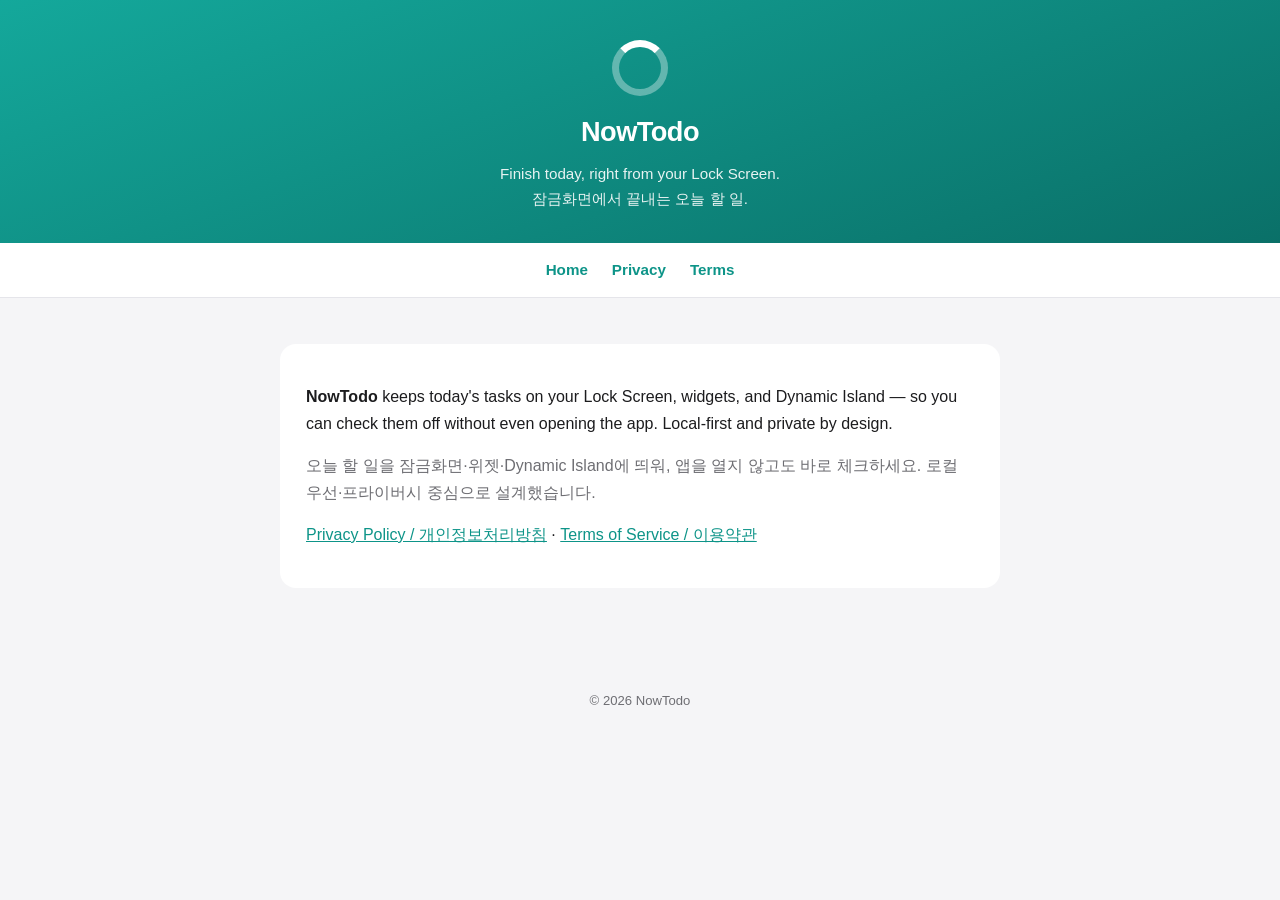
<file: index.html>
<!DOCTYPE html>
<html lang="en">
<head>
<meta charset="utf-8">
<meta name="viewport" content="width=device-width, initial-scale=1">
<title>NowTodo</title>
<link rel="stylesheet" href="style.css">
</head>
<body>
<header>
  <div class="ring"></div>
  <h1>NowTodo</h1>
  <p>Finish today, right from your Lock Screen.<br>잠금화면에서 끝내는 오늘 할 일.</p>
</header>
<nav><a href="index.html">Home</a><a href="privacy.html">Privacy</a><a href="terms.html">Terms</a></nav>
<main>
  <div class="card">
    <p><strong>NowTodo</strong> keeps today's tasks on your Lock Screen, widgets, and Dynamic Island — so you can check them off without even opening the app. Local-first and private by design.</p>
    <p class="muted">오늘 할 일을 잠금화면·위젯·Dynamic Island에 띄워, 앱을 열지 않고도 바로 체크하세요. 로컬 우선·프라이버시 중심으로 설계했습니다.</p>
    <p><a href="privacy.html">Privacy Policy / 개인정보처리방침</a> · <a href="terms.html">Terms of Service / 이용약관</a></p>
  </div>
</main>
<footer>© 2026 NowTodo</footer>
</body>
</html>
</file>
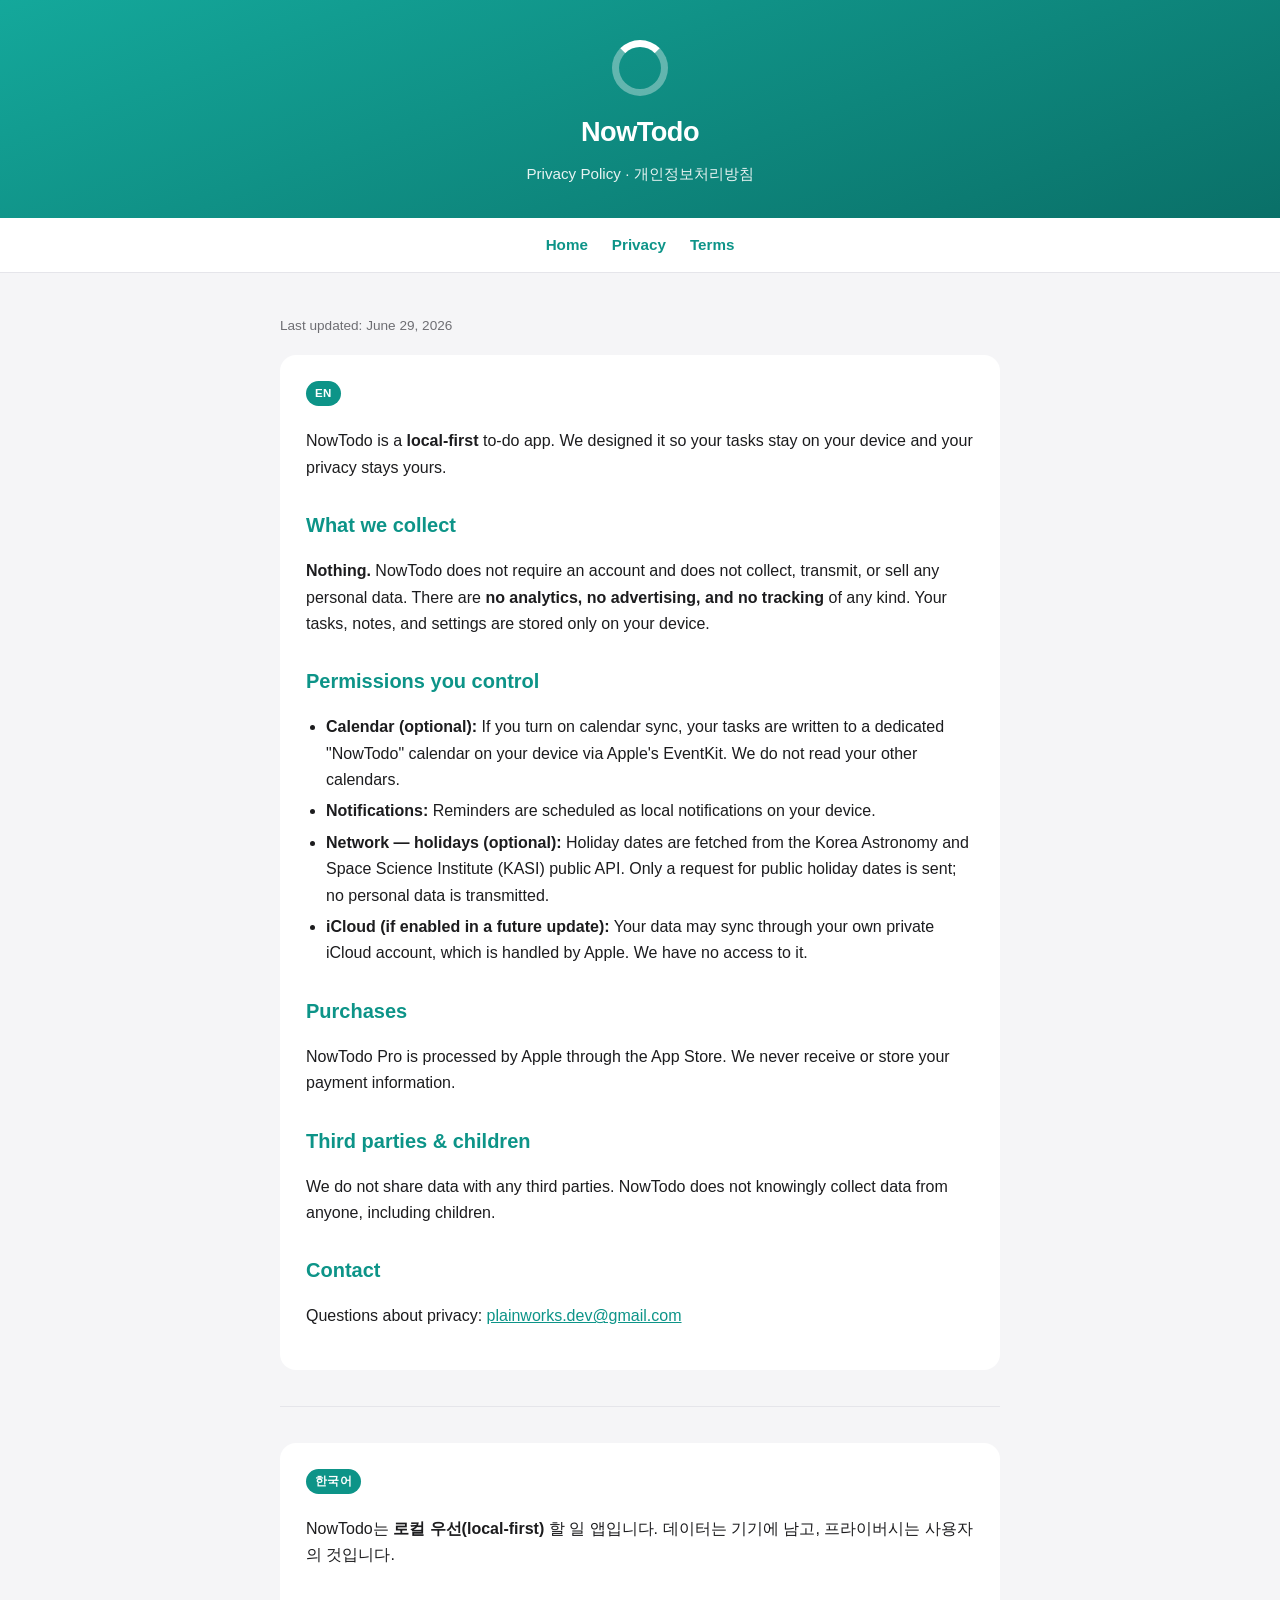
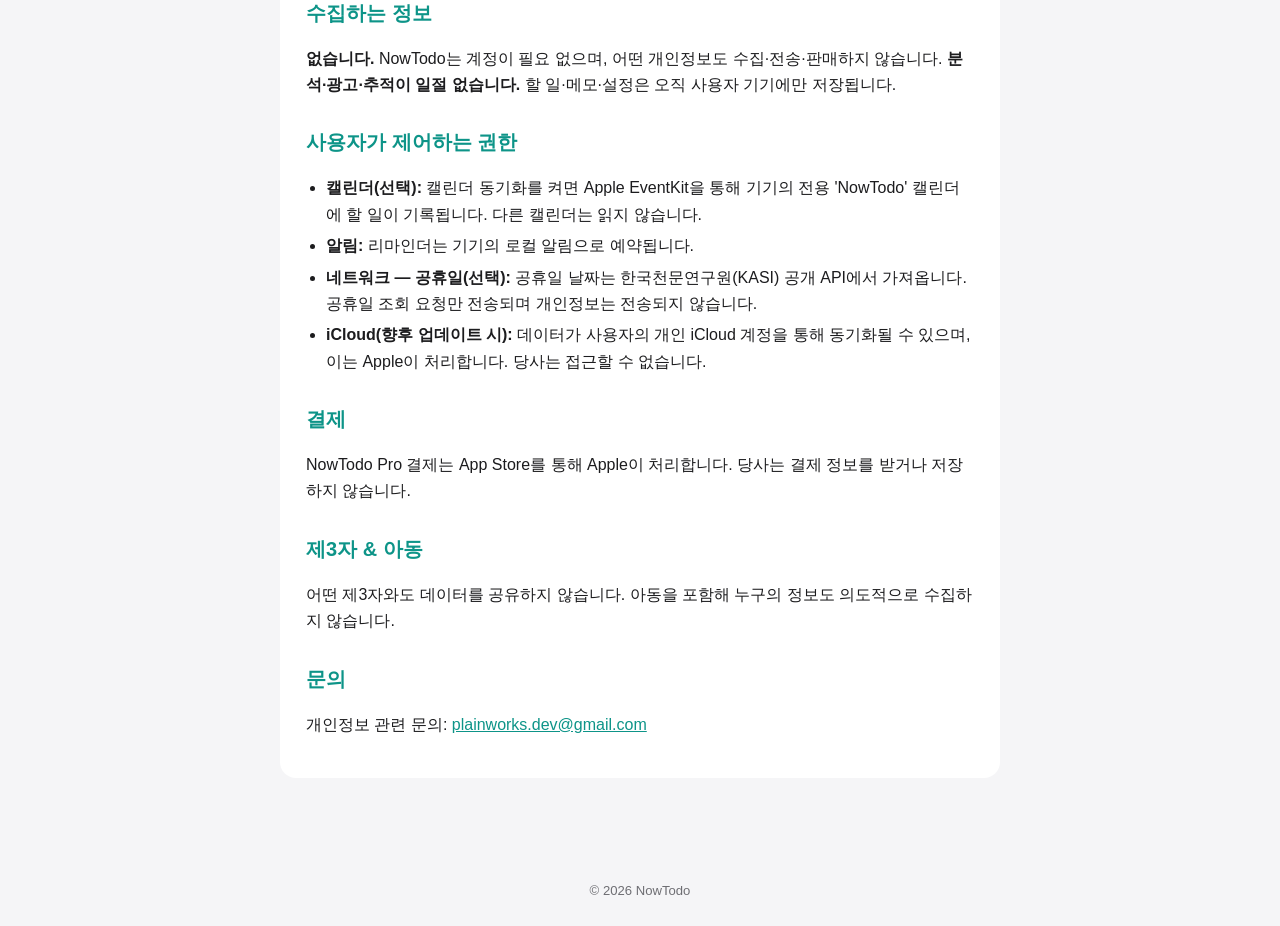
<file: privacy.html>
<!DOCTYPE html>
<html lang="en">
<head>
<meta charset="utf-8">
<meta name="viewport" content="width=device-width, initial-scale=1">
<title>NowTodo — Privacy Policy</title>
<link rel="stylesheet" href="style.css">
</head>
<body>
<header>
  <div class="ring"></div>
  <h1>NowTodo</h1>
  <p>Privacy Policy · 개인정보처리방침</p>
</header>
<nav><a href="index.html">Home</a><a href="privacy.html">Privacy</a><a href="terms.html">Terms</a></nav>
<main>

  <p class="updated">Last updated: June 29, 2026</p>

  <div class="card">
  <span class="lang-tag">EN</span>
  <p>NowTodo is a <strong>local-first</strong> to-do app. We designed it so your tasks stay on your device and your privacy stays yours.</p>

  <h2>What we collect</h2>
  <p><strong>Nothing.</strong> NowTodo does not require an account and does not collect, transmit, or sell any personal data. There are <strong>no analytics, no advertising, and no tracking</strong> of any kind. Your tasks, notes, and settings are stored only on your device.</p>

  <h2>Permissions you control</h2>
  <ul>
    <li><strong>Calendar (optional):</strong> If you turn on calendar sync, your tasks are written to a dedicated "NowTodo" calendar on your device via Apple's EventKit. We do not read your other calendars.</li>
    <li><strong>Notifications:</strong> Reminders are scheduled as local notifications on your device.</li>
    <li><strong>Network — holidays (optional):</strong> Holiday dates are fetched from the Korea Astronomy and Space Science Institute (KASI) public API. Only a request for public holiday dates is sent; no personal data is transmitted.</li>
    <li><strong>iCloud (if enabled in a future update):</strong> Your data may sync through your own private iCloud account, which is handled by Apple. We have no access to it.</li>
  </ul>

  <h2>Purchases</h2>
  <p>NowTodo Pro is processed by Apple through the App Store. We never receive or store your payment information.</p>

  <h2>Third parties &amp; children</h2>
  <p>We do not share data with any third parties. NowTodo does not knowingly collect data from anyone, including children.</p>

  <h2>Contact</h2>
  <p>Questions about privacy: <a href="mailto:plainworks.dev@gmail.com">plainworks.dev@gmail.com</a></p>
  </div>

  <hr>

  <div class="card">
  <span class="lang-tag">한국어</span>
  <p>NowTodo는 <strong>로컬 우선(local-first)</strong> 할 일 앱입니다. 데이터는 기기에 남고, 프라이버시는 사용자의 것입니다.</p>

  <h2>수집하는 정보</h2>
  <p><strong>없습니다.</strong> NowTodo는 계정이 필요 없으며, 어떤 개인정보도 수집·전송·판매하지 않습니다. <strong>분석·광고·추적이 일절 없습니다.</strong> 할 일·메모·설정은 오직 사용자 기기에만 저장됩니다.</p>

  <h2>사용자가 제어하는 권한</h2>
  <ul>
    <li><strong>캘린더(선택):</strong> 캘린더 동기화를 켜면 Apple EventKit을 통해 기기의 전용 'NowTodo' 캘린더에 할 일이 기록됩니다. 다른 캘린더는 읽지 않습니다.</li>
    <li><strong>알림:</strong> 리마인더는 기기의 로컬 알림으로 예약됩니다.</li>
    <li><strong>네트워크 — 공휴일(선택):</strong> 공휴일 날짜는 한국천문연구원(KASI) 공개 API에서 가져옵니다. 공휴일 조회 요청만 전송되며 개인정보는 전송되지 않습니다.</li>
    <li><strong>iCloud(향후 업데이트 시):</strong> 데이터가 사용자의 개인 iCloud 계정을 통해 동기화될 수 있으며, 이는 Apple이 처리합니다. 당사는 접근할 수 없습니다.</li>
  </ul>

  <h2>결제</h2>
  <p>NowTodo Pro 결제는 App Store를 통해 Apple이 처리합니다. 당사는 결제 정보를 받거나 저장하지 않습니다.</p>

  <h2>제3자 &amp; 아동</h2>
  <p>어떤 제3자와도 데이터를 공유하지 않습니다. 아동을 포함해 누구의 정보도 의도적으로 수집하지 않습니다.</p>

  <h2>문의</h2>
  <p>개인정보 관련 문의: <a href="mailto:plainworks.dev@gmail.com">plainworks.dev@gmail.com</a></p>
  </div>

</main>
<footer>© 2026 NowTodo</footer>
</body>
</html>
</file>
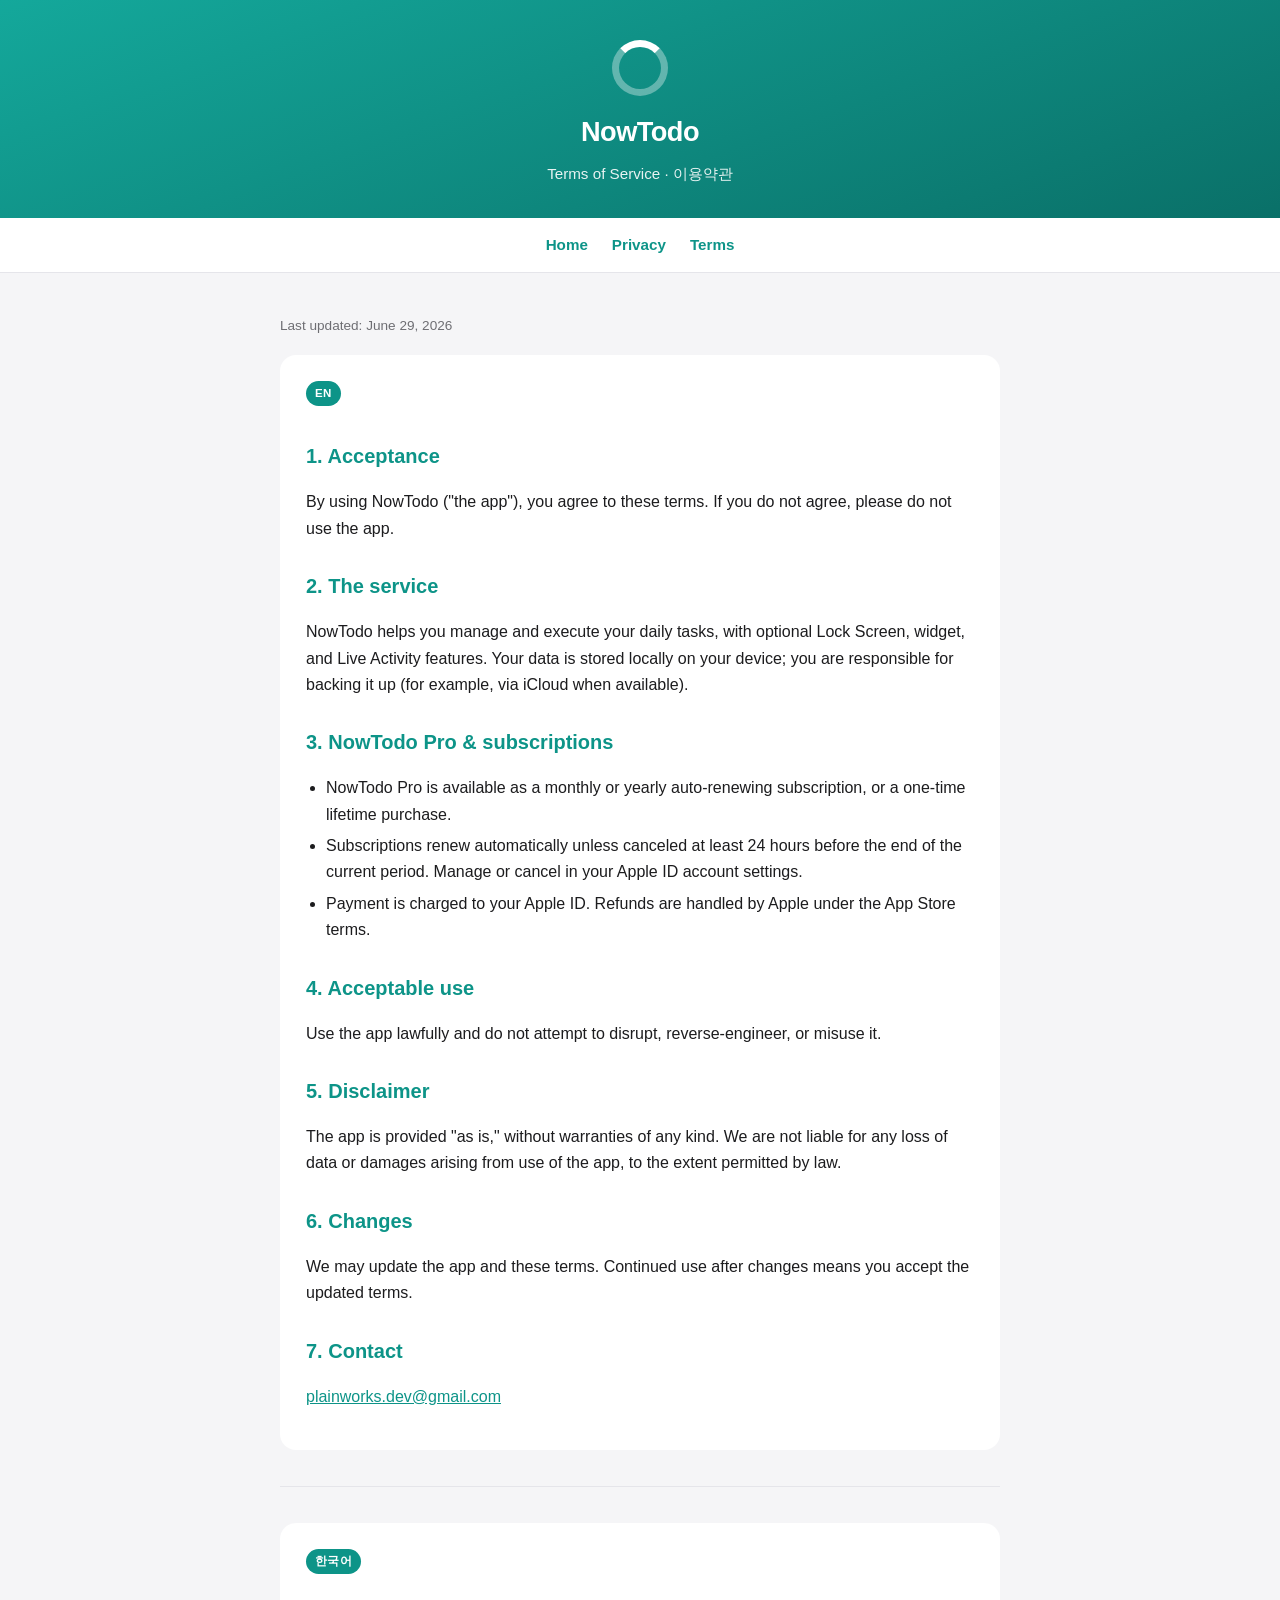
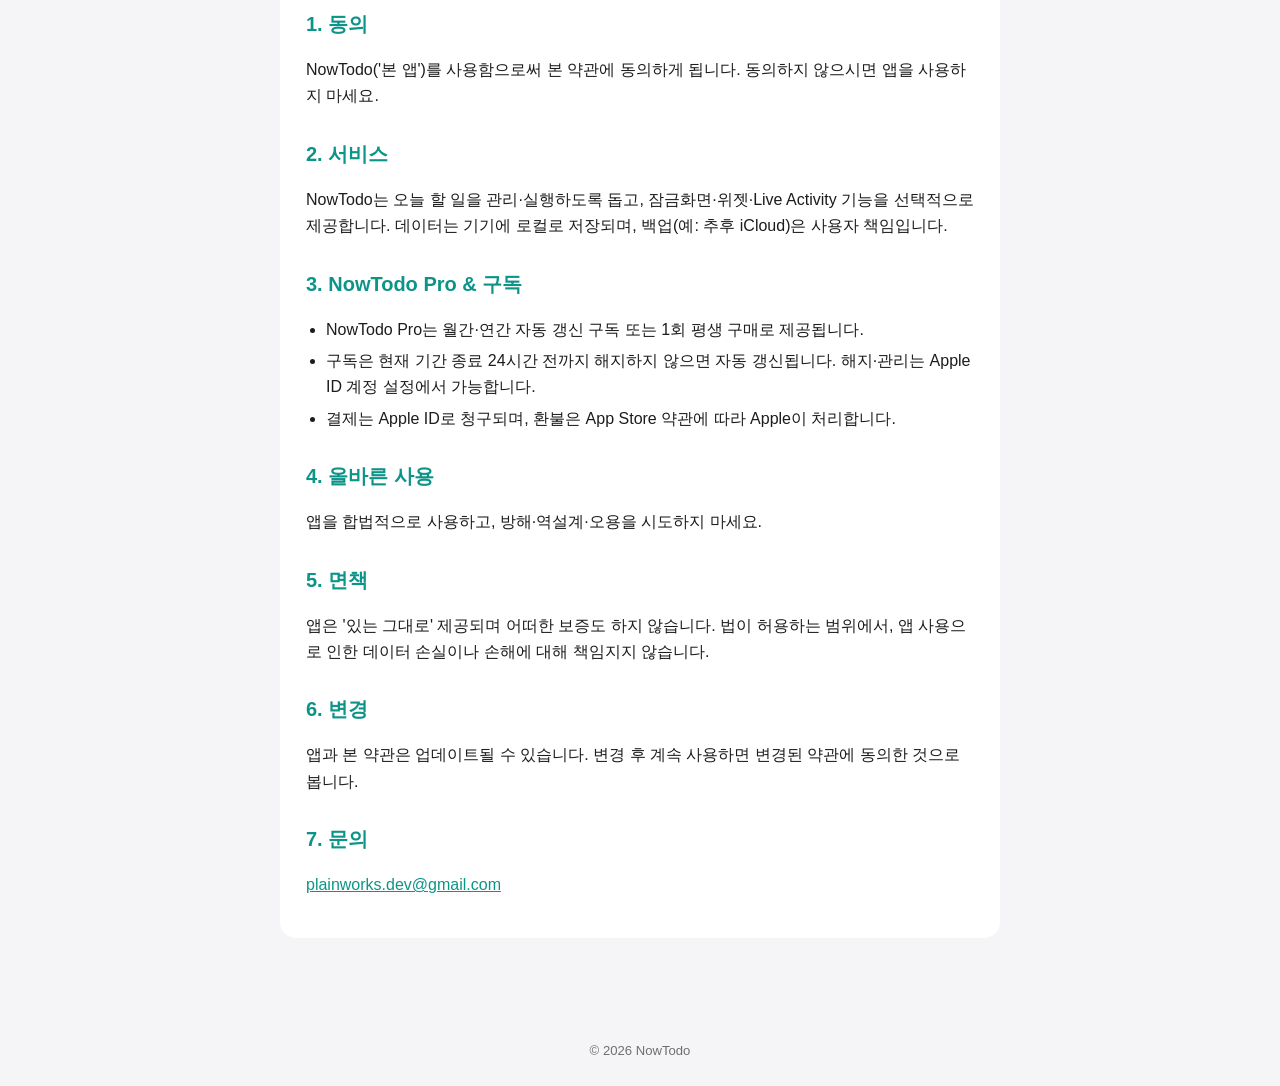
<file: terms.html>
<!DOCTYPE html>
<html lang="en">
<head>
<meta charset="utf-8">
<meta name="viewport" content="width=device-width, initial-scale=1">
<title>NowTodo — Terms of Service</title>
<link rel="stylesheet" href="style.css">
</head>
<body>
<header>
  <div class="ring"></div>
  <h1>NowTodo</h1>
  <p>Terms of Service · 이용약관</p>
</header>
<nav><a href="index.html">Home</a><a href="privacy.html">Privacy</a><a href="terms.html">Terms</a></nav>
<main>

  <p class="updated">Last updated: June 29, 2026</p>

  <div class="card">
  <span class="lang-tag">EN</span>

  <h2>1. Acceptance</h2>
  <p>By using NowTodo ("the app"), you agree to these terms. If you do not agree, please do not use the app.</p>

  <h2>2. The service</h2>
  <p>NowTodo helps you manage and execute your daily tasks, with optional Lock Screen, widget, and Live Activity features. Your data is stored locally on your device; you are responsible for backing it up (for example, via iCloud when available).</p>

  <h2>3. NowTodo Pro &amp; subscriptions</h2>
  <ul>
    <li>NowTodo Pro is available as a monthly or yearly auto-renewing subscription, or a one-time lifetime purchase.</li>
    <li>Subscriptions renew automatically unless canceled at least 24 hours before the end of the current period. Manage or cancel in your Apple ID account settings.</li>
    <li>Payment is charged to your Apple ID. Refunds are handled by Apple under the App Store terms.</li>
  </ul>

  <h2>4. Acceptable use</h2>
  <p>Use the app lawfully and do not attempt to disrupt, reverse-engineer, or misuse it.</p>

  <h2>5. Disclaimer</h2>
  <p>The app is provided "as is," without warranties of any kind. We are not liable for any loss of data or damages arising from use of the app, to the extent permitted by law.</p>

  <h2>6. Changes</h2>
  <p>We may update the app and these terms. Continued use after changes means you accept the updated terms.</p>

  <h2>7. Contact</h2>
  <p><a href="mailto:plainworks.dev@gmail.com">plainworks.dev@gmail.com</a></p>
  </div>

  <hr>

  <div class="card">
  <span class="lang-tag">한국어</span>

  <h2>1. 동의</h2>
  <p>NowTodo('본 앱')를 사용함으로써 본 약관에 동의하게 됩니다. 동의하지 않으시면 앱을 사용하지 마세요.</p>

  <h2>2. 서비스</h2>
  <p>NowTodo는 오늘 할 일을 관리·실행하도록 돕고, 잠금화면·위젯·Live Activity 기능을 선택적으로 제공합니다. 데이터는 기기에 로컬로 저장되며, 백업(예: 추후 iCloud)은 사용자 책임입니다.</p>

  <h2>3. NowTodo Pro &amp; 구독</h2>
  <ul>
    <li>NowTodo Pro는 월간·연간 자동 갱신 구독 또는 1회 평생 구매로 제공됩니다.</li>
    <li>구독은 현재 기간 종료 24시간 전까지 해지하지 않으면 자동 갱신됩니다. 해지·관리는 Apple ID 계정 설정에서 가능합니다.</li>
    <li>결제는 Apple ID로 청구되며, 환불은 App Store 약관에 따라 Apple이 처리합니다.</li>
  </ul>

  <h2>4. 올바른 사용</h2>
  <p>앱을 합법적으로 사용하고, 방해·역설계·오용을 시도하지 마세요.</p>

  <h2>5. 면책</h2>
  <p>앱은 '있는 그대로' 제공되며 어떠한 보증도 하지 않습니다. 법이 허용하는 범위에서, 앱 사용으로 인한 데이터 손실이나 손해에 대해 책임지지 않습니다.</p>

  <h2>6. 변경</h2>
  <p>앱과 본 약관은 업데이트될 수 있습니다. 변경 후 계속 사용하면 변경된 약관에 동의한 것으로 봅니다.</p>

  <h2>7. 문의</h2>
  <p><a href="mailto:plainworks.dev@gmail.com">plainworks.dev@gmail.com</a></p>
  </div>

</main>
<footer>© 2026 NowTodo</footer>
</body>
</html>
</file>
<file: style.css>
:root { --brand: #0D9488; --bg: #f5f5f7; --card: #ffffff; --text: #1c1c1e; --muted: #6e6e73; }
* { box-sizing: border-box; }
body { margin: 0; background: var(--bg); color: var(--text);
  font-family: -apple-system, BlinkMacSystemFont, "Segoe UI", "Apple SD Gothic Neo", Roboto, sans-serif;
  line-height: 1.65; }
header { background: linear-gradient(160deg, #14A89B, #0A7068); color: #fff; padding: 40px 20px 32px; text-align: center; }
header .ring { width: 56px; height: 56px; border: 7px solid rgba(255,255,255,.35); border-top-color: #fff;
  border-radius: 50%; margin: 0 auto 14px; }
header h1 { margin: 0; font-size: 1.7rem; letter-spacing: -.02em; }
header p { margin: 6px 0 0; opacity: .9; font-size: .95rem; }
nav { text-align: center; padding: 14px; background: var(--card); border-bottom: 1px solid #e5e5ea; }
nav a { color: var(--brand); text-decoration: none; margin: 0 12px; font-weight: 600; font-size: .95rem; }
main { max-width: 760px; margin: 0 auto; padding: 28px 20px 60px; }
.card { background: var(--card); border-radius: 16px; padding: 24px 26px; margin: 18px 0; }
h2 { color: var(--brand); font-size: 1.25rem; margin: 28px 0 10px; }
h3 { font-size: 1.02rem; margin: 18px 0 4px; }
.lang-tag { display: inline-block; font-size: .72rem; font-weight: 700; color: #fff; background: var(--brand);
  padding: 3px 9px; border-radius: 20px; margin-bottom: 6px; letter-spacing: .03em; }
.muted { color: var(--muted); }
.updated { color: var(--muted); font-size: .85rem; }
ul { padding-left: 20px; }
li { margin: 5px 0; }
footer { text-align: center; color: var(--muted); font-size: .82rem; padding: 24px; }
a { color: var(--brand); }
hr { border: none; border-top: 1px solid #e5e5ea; margin: 36px 0; }
</file>
